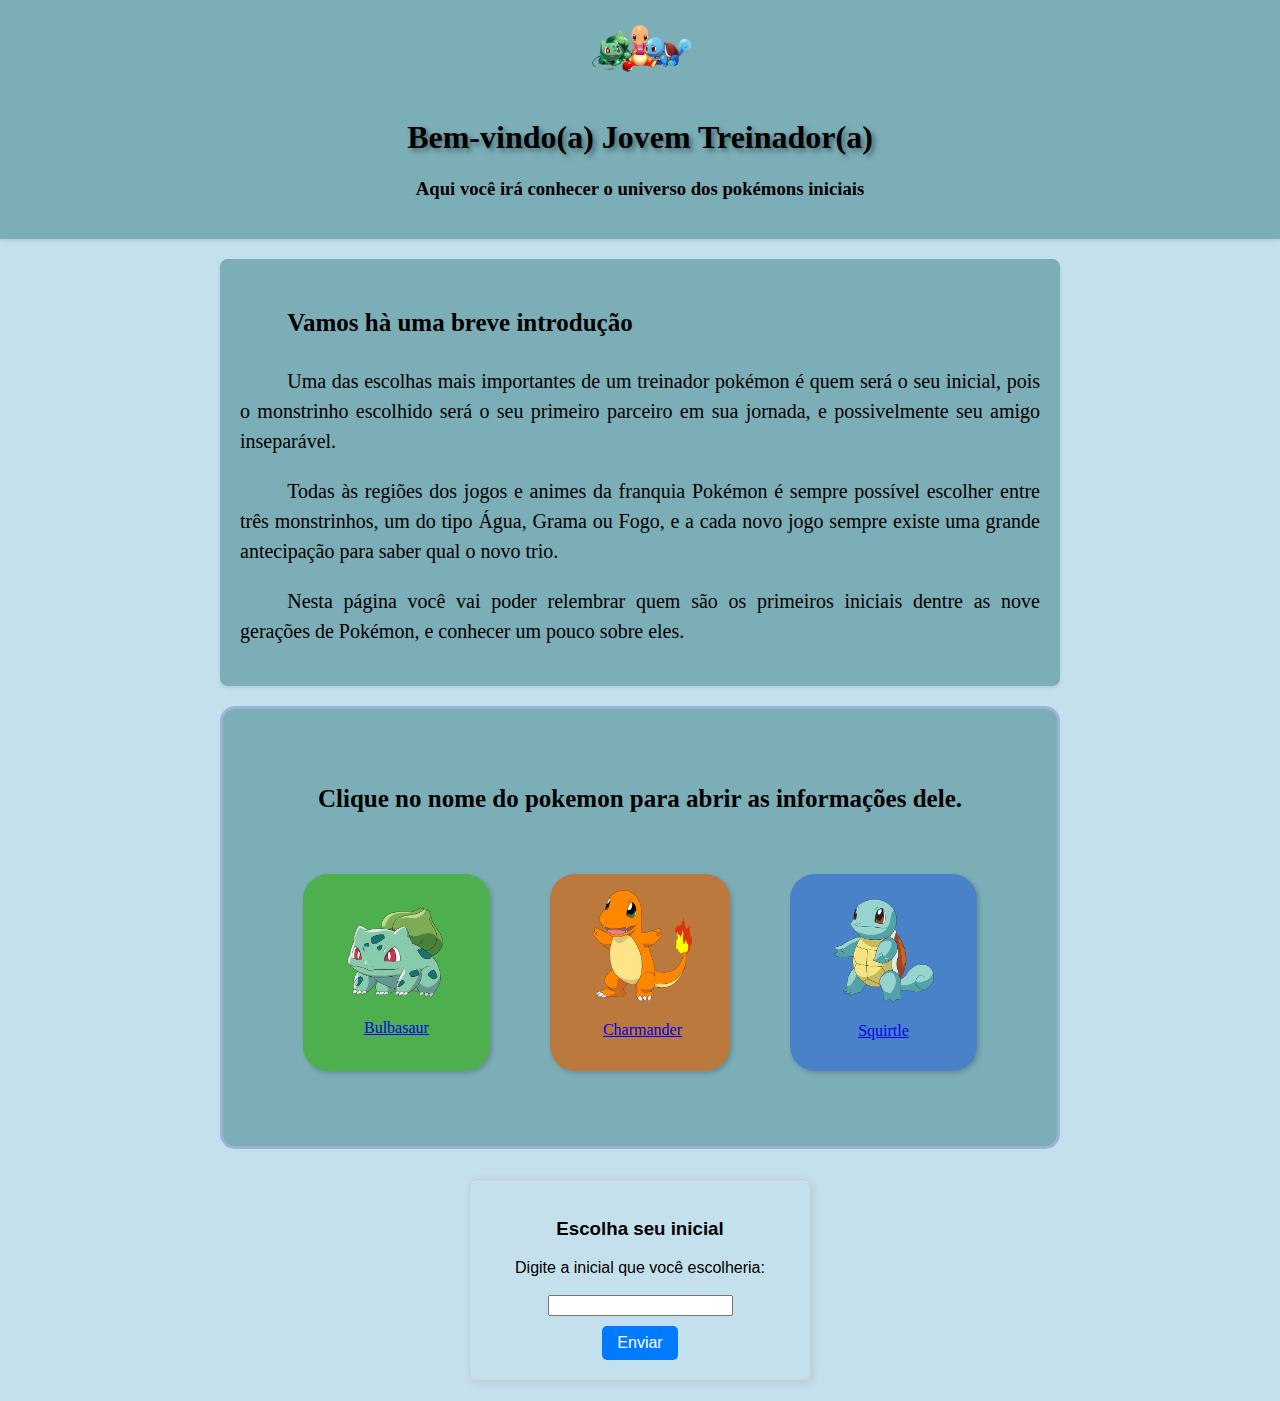
<file: projeto-linguagem-marcacao/index.html>
<!DOCTYPE html>
<html lang="pt">

<head>
  <meta charset="UTF-8">
  <meta name="viewport" content="width=device-width, initial-scale=1.0">
  <title>Bem-vindo(a) Jovem Treinador(a)</title>
  <link rel="stylesheet" href="style.css">
</head>

<body>
  <div class="header">
    <img class="capa" src="img/capa.png" alt="trio inicial">
    <h1>Bem-vindo(a) Jovem Treinador(a)</h1>
    <h3>Aqui você irá conhecer o universo dos pokémons iniciais</h3>
  </div>
  <div class="container">
    <div class="content">
      <h3 class="cabecalho">Vamos hà uma breve introdução</h3>
      <div class="paragrafo">
        <p>Uma das escolhas mais importantes de um treinador pokémon é quem será o seu inicial, pois o monstrinho
          escolhido será o seu primeiro parceiro em sua jornada, e possivelmente seu amigo inseparável.</p>
        <p>Todas às regiões dos jogos e animes da franquia Pokémon é sempre possível escolher entre três monstrinhos, um
          do tipo Água, Grama ou Fogo, e a cada novo jogo sempre existe uma grande antecipação para saber qual o novo
          trio.</p>
        <p>Nesta página você vai poder relembrar quem são os primeiros iniciais dentre as nove gerações de Pokémon, e
          conhecer um pouco sobre eles.</p>
      </div>
    </div>
    <div class="pokemon-list">
      <table>
        <tr>
          <th class="cabecalho" colspan="3">Clique no nome do pokemon para abrir as informações dele.</th>
        </tr>
        <tr>
          <td class="pokemon-item1">
            <img src="img/bulbasaur.png" alt="pokemon bulbasaur">
            <p><a href="bulbasaur.html">Bulbasaur</a></p>
          </td>
          <td class="pokemon-item2">
            <img src="img/charmander.png" alt="pokemon charmander">
            <p><a href="charmander.html">Charmander</a></p>
          </td>
          <td class="pokemon-item3">
            <img src="img/squirtle.png" alt="pokemon squirtle">
            <p><a href="squirtle.html">Squirtle</a></p>
          </td>
        </tr>
      </table>
    </div>
    <div class="form">
      <h3>Escolha seu inicial</h3>
      <form>
        <label for="inicial">Digite a inicial que você escolheria:</label><br><br>
        <input type="text" id="inicial" name="inicial" maxlength="10" required>
        <br>
        <button type="submit">Enviar</button>
      </form>
    </div>
  </div>

</body>

</html>
</file>
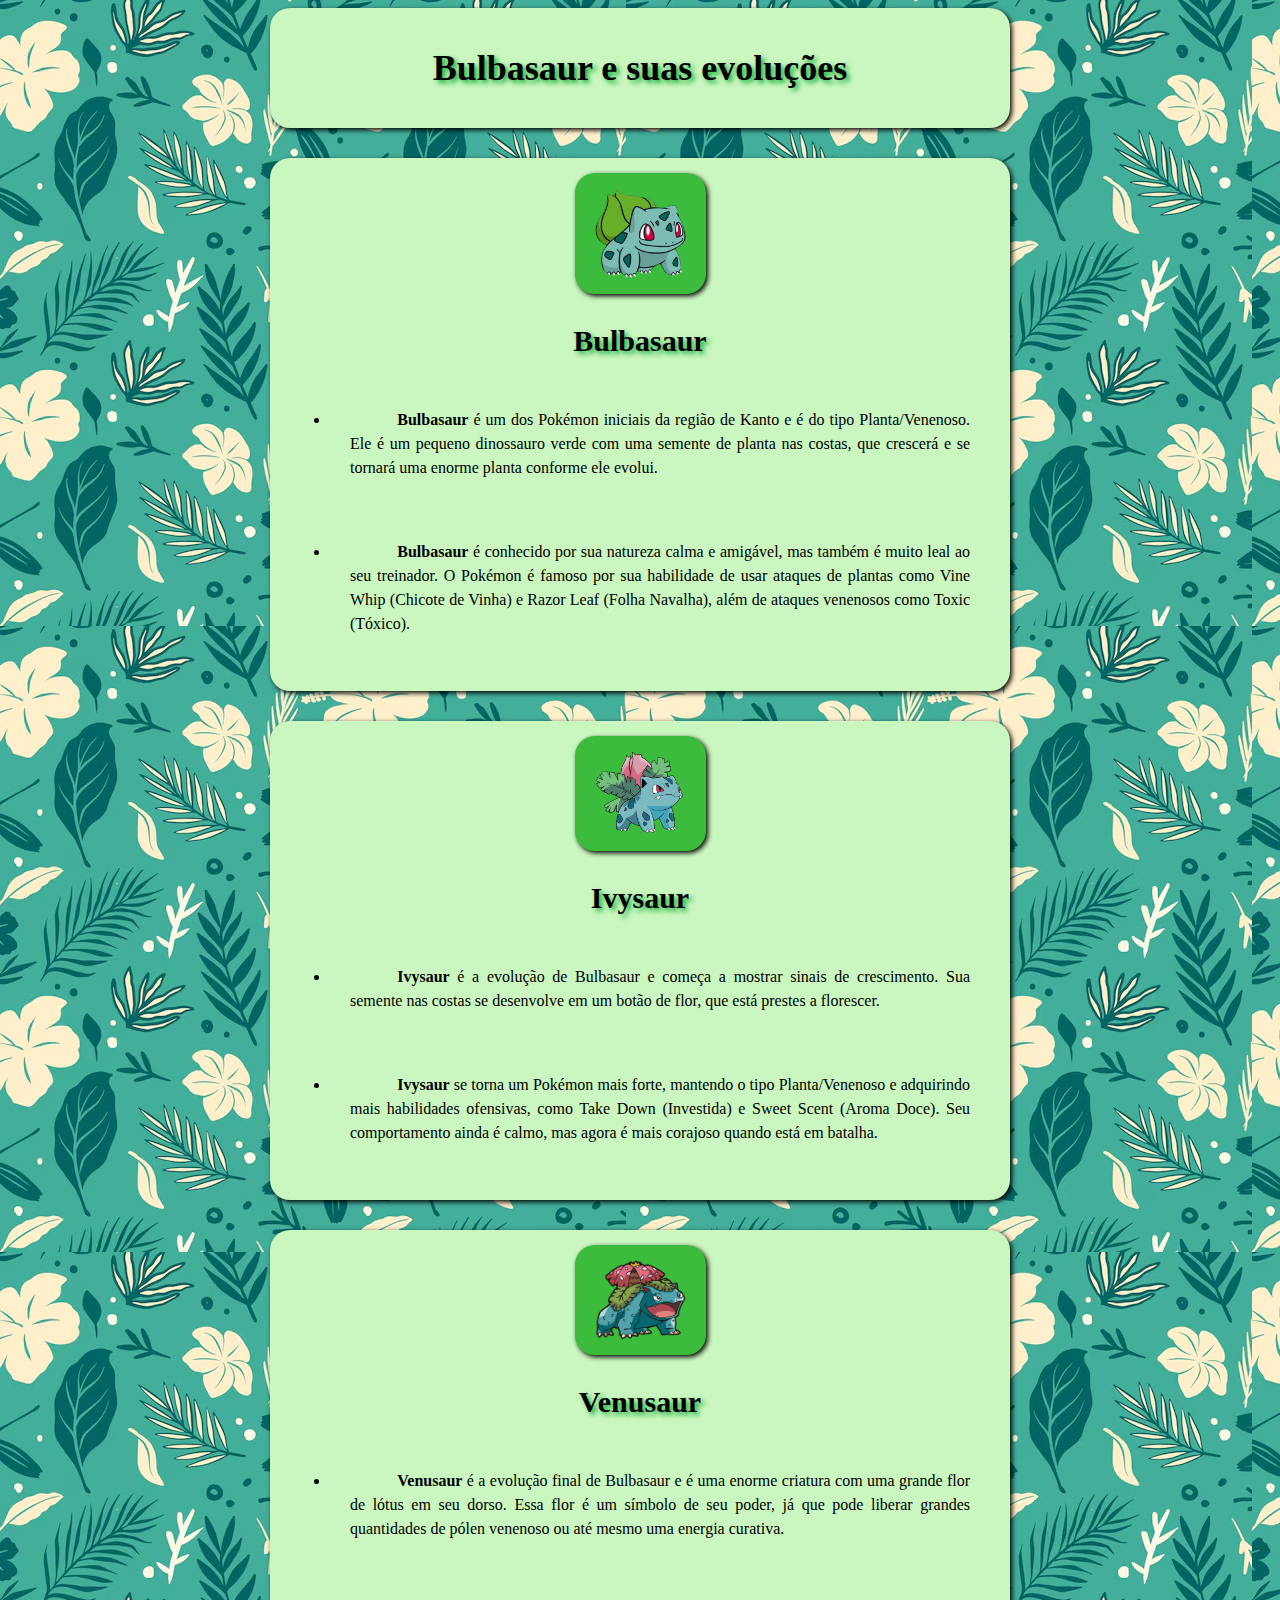
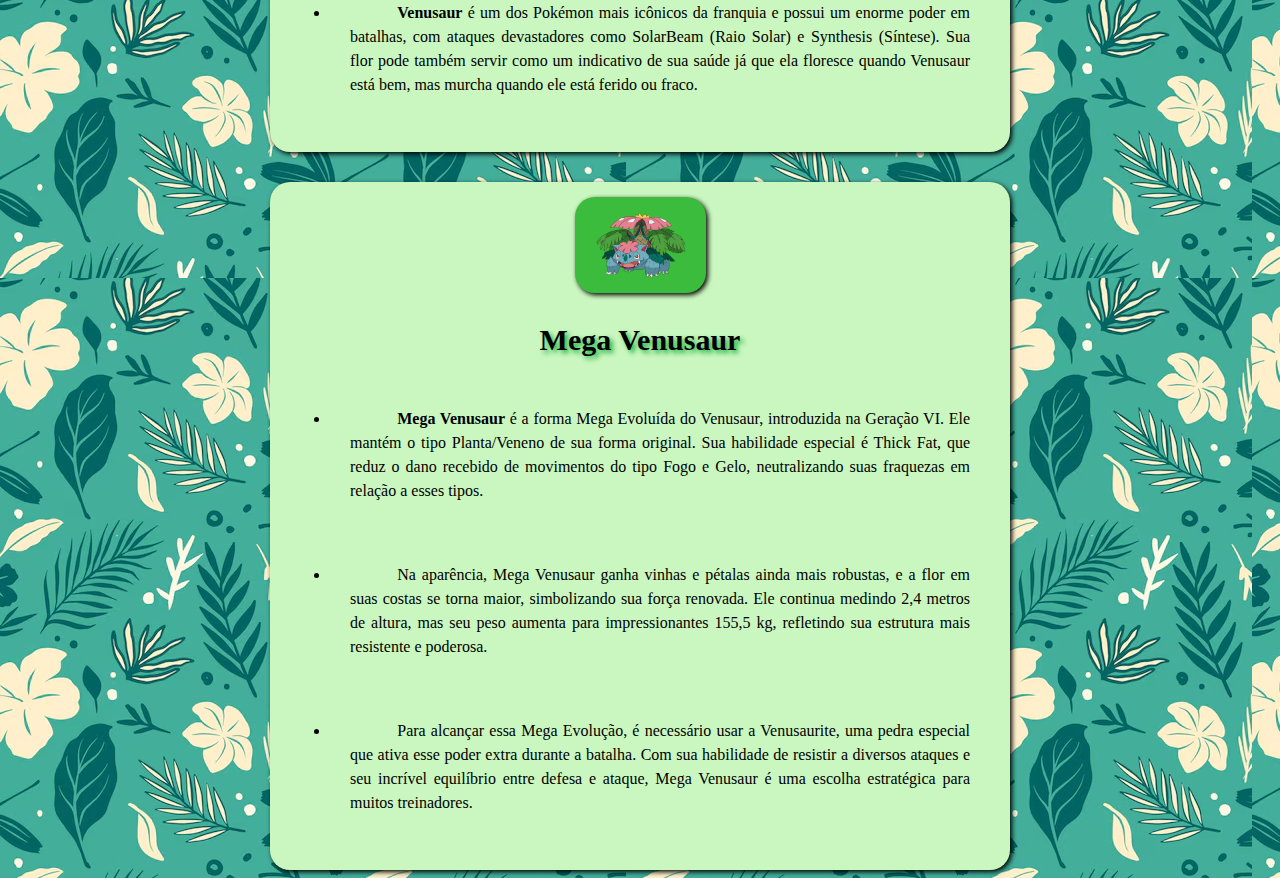
<file: projeto-linguagem-marcacao/bulbasaur.html>
<!DOCTYPE html>
<html lang="pt-br">

<head>
    <meta charset="UTF-8">
    <meta name="viewport" content="width=device-width, initial-scale=1.0">
    <title>Bulbasaur</title>
    <link rel="stylesheet" a href="bulbasaur.css">
</head>

<body>
    <div class="header">
        <h1> 
            Bulbasaur e suas evoluções</h1>
    </div>
    <div class="pokemon-container">
        
        <div class="content">
            <div class="pokemon1-info">
                <img src="evoluções/bulbasaur-Photoroom.png" alt="Bulbasaur">
                <h3>Bulbasaur</h3>
                <ul>
                    <li>
                        <p><b>Bulbasaur</b> é um dos Pokémon iniciais da região de Kanto e é do tipo Planta/Venenoso. Ele é um pequeno dinossauro verde com uma semente de planta nas costas, que crescerá e se tornará uma enorme planta conforme ele evolui.</p>
                    </li>
                    <li>
                        <p><b>Bulbasaur</b> é conhecido por sua natureza calma e amigável, mas também é muito leal ao seu treinador. O Pokémon é famoso por sua habilidade de usar ataques de plantas como Vine Whip (Chicote de Vinha) e Razor Leaf (Folha Navalha), além de ataques venenosos como Toxic (Tóxico).</p>
                    </li>
                </ul>
            </div>
            <div class="pokemon2-info">
            <img src="evoluções/yve-Photoroom.png" alt="Ivysaur">
            <h3>Ivysaur</h3>
            <ul>
                <li>
                    <p><b>Ivysaur</b> é a evolução de Bulbasaur e começa a mostrar sinais de crescimento. Sua semente nas costas se desenvolve em um botão de flor, que está prestes a florescer.</p>
                </li>
                <li>
                    <p><b>Ivysaur</b> se torna um Pokémon mais forte, mantendo o tipo Planta/Venenoso e adquirindo mais habilidades ofensivas, como Take Down (Investida) e Sweet Scent (Aroma Doce). Seu comportamento ainda é calmo, mas agora é mais corajoso quando está em batalha.</p>
                </li>
            </ul>
            </div>
            <div class="pokemon3-info">
            <img src="evoluções/veno-Photoroom.png" alt="Venusaur">
            <h3>Venusaur</h3>
            <ul>
                <li>
                    <p><b>Venusaur</b> é a evolução final de Bulbasaur e é uma enorme criatura com uma grande flor de lótus em seu dorso. Essa flor é um símbolo de seu poder, já que pode liberar grandes quantidades de pólen venenoso ou até mesmo uma energia curativa.</p>
                </li>
                <li>
                    <p><b>Venusaur</b> é um dos Pokémon mais icônicos da franquia e possui um enorme poder em batalhas, com ataques devastadores como SolarBeam (Raio Solar) e Synthesis (Síntese). Sua flor pode também servir como um indicativo de sua saúde já que ela floresce quando Venusaur está bem, mas murcha quando ele está ferido ou fraco.</p>
                </li>
            </ul>
            </div>
            <div class="pokemon4-info">
            <img src="evoluções/megaVenusaur.png" alt="Mega evolução Venusaur">
            <h3>Mega Venusaur</h3>
            <ul>
                <li>
                    <p><b>Mega Venusaur</b> é a forma Mega Evoluída do Venusaur, introduzida na Geração VI. Ele mantém o tipo Planta/Veneno de sua forma original. Sua habilidade especial é Thick Fat, que reduz o dano recebido de movimentos do tipo Fogo e Gelo, neutralizando suas fraquezas em relação a esses tipos.</p>
                </li>
                <li>
                    <p>Na aparência, Mega Venusaur ganha vinhas e pétalas ainda mais robustas, e a flor em suas costas se torna maior, simbolizando sua força renovada. Ele continua medindo 2,4 metros de altura, mas seu peso aumenta para impressionantes 155,5 kg, refletindo sua estrutura mais resistente e poderosa.</p>
                </li>
                <li>
                    <p>Para alcançar essa Mega Evolução, é necessário usar a Venusaurite, uma pedra especial que ativa esse poder extra durante a batalha. Com sua habilidade de resistir a diversos ataques e seu incrível equilíbrio entre defesa e ataque, Mega Venusaur é uma escolha estratégica para muitos treinadores.</p>
                </li>
            </ul>
            </div>
        </div>
</body>

</html>
</file>
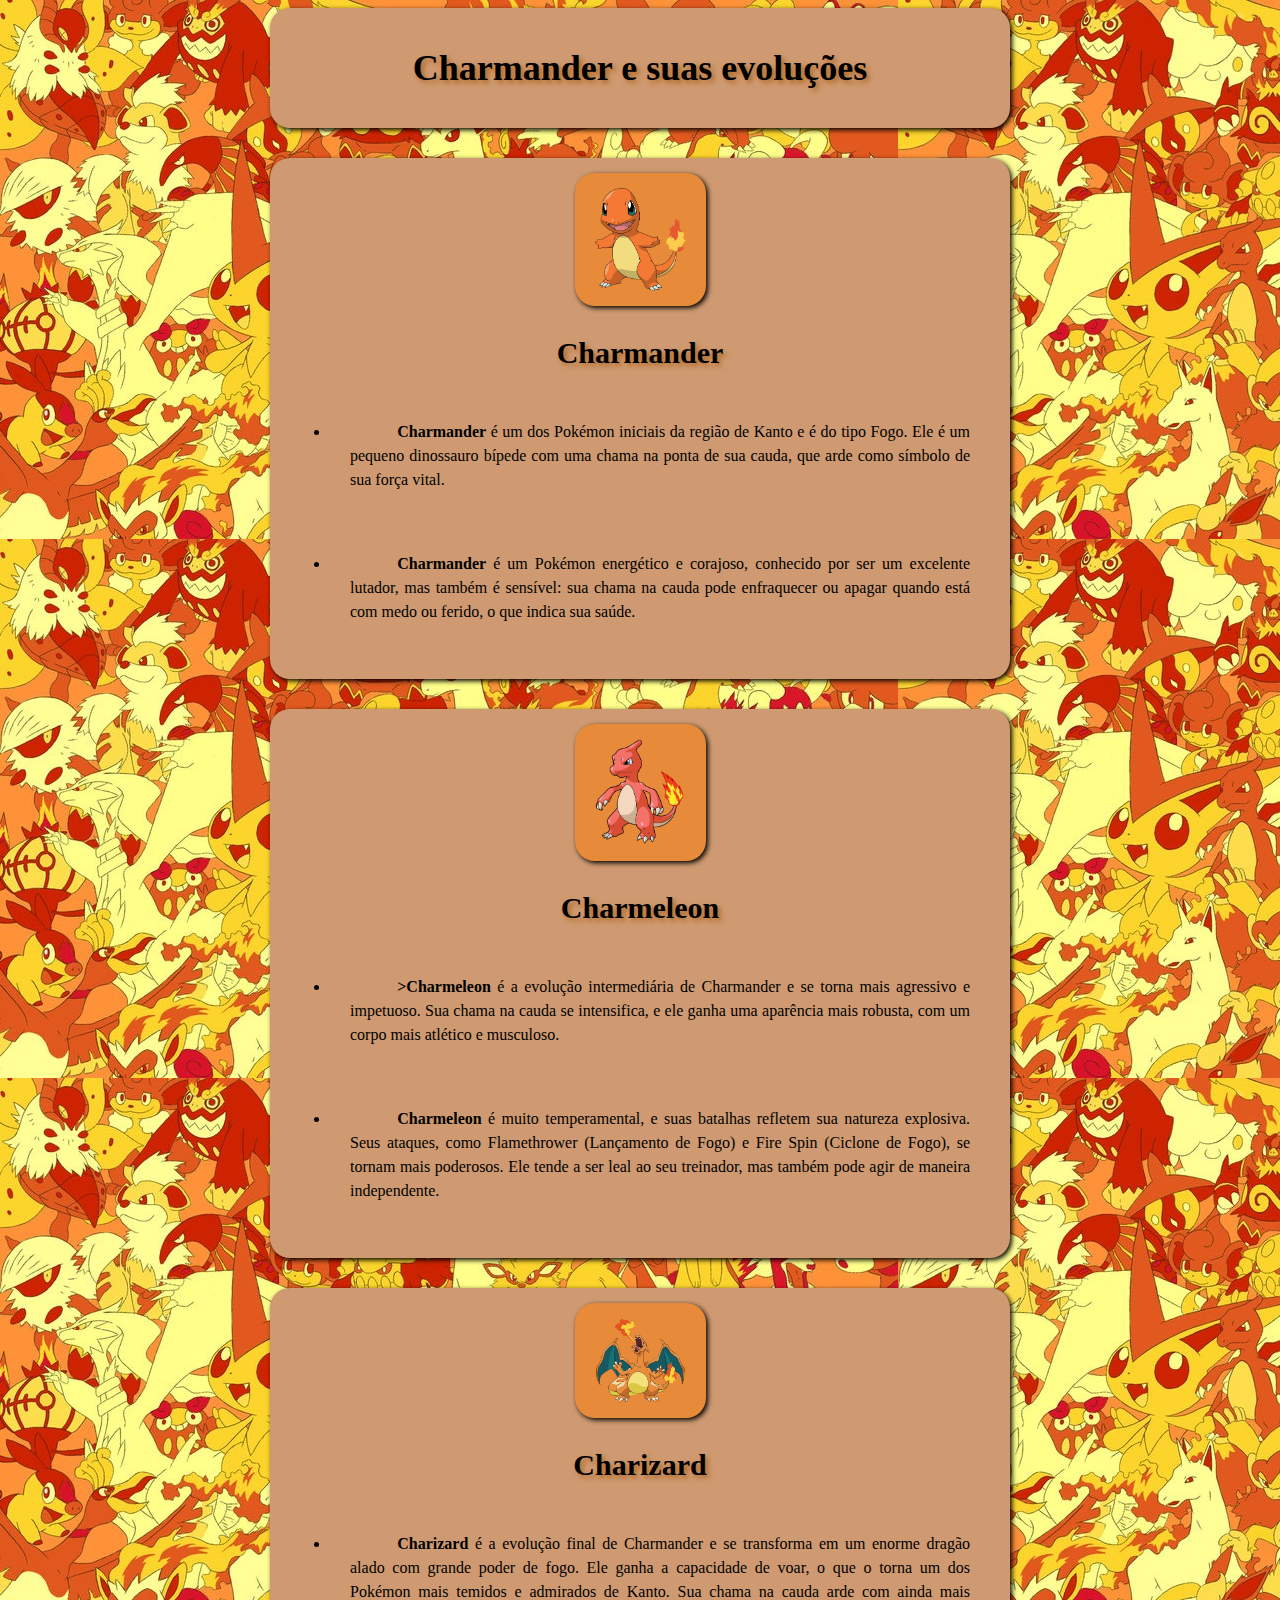
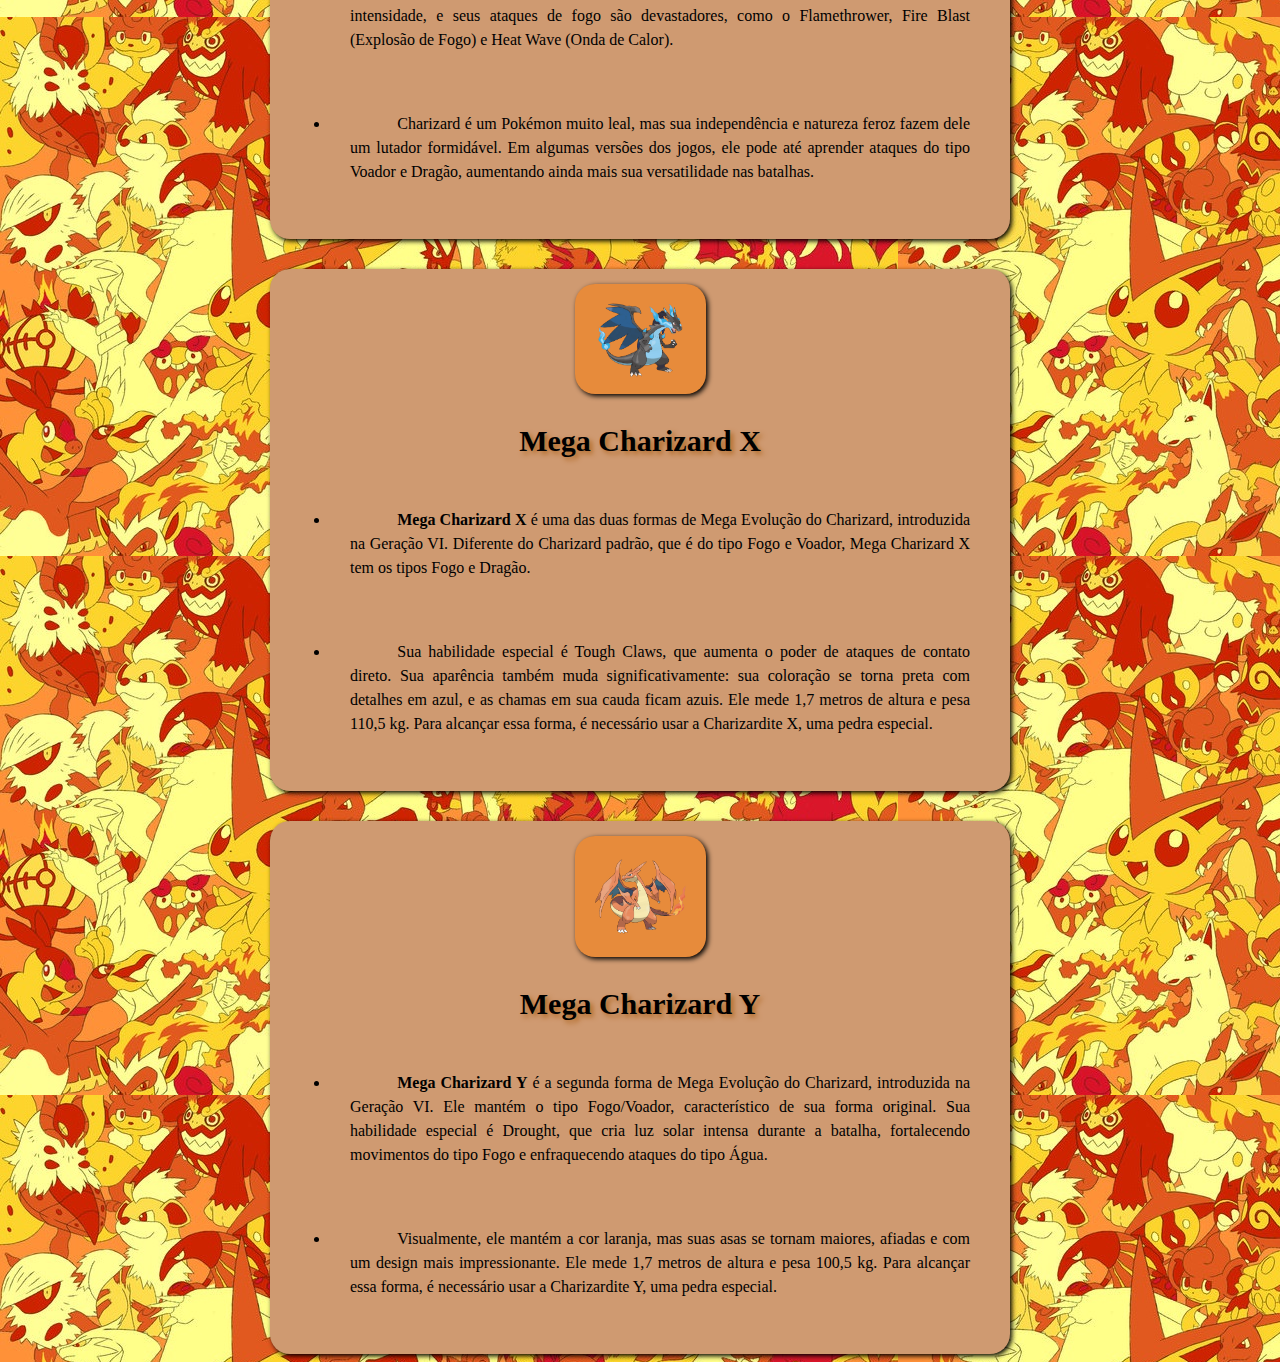
<file: projeto-linguagem-marcacao/charmander.html>
<!DOCTYPE html>
<html lang="pt-br">

<head>
    <meta charset="UTF-8">
    <meta name="viewport" content="width=device-width, initial-scale=1.0">
    <title>Charmander</title>
    <link rel="stylesheet" href="charmander.css">
</head>

<body>
    <div class="header">
        <h1> Charmander e suas evoluções</h1>
    </div>
    <div class="pokemon-container">
        
        <div class="content">
            <div class="pokemon1-info">
                <img src="evoluções/char-Photoroom.png" alt=" Charmander">
                <h3>Charmander</h3>
                <ul>
                    <li>
                        <p><b>Charmander</b> é um dos Pokémon iniciais da região de Kanto e é do tipo Fogo. Ele é um pequeno dinossauro bípede com uma chama na ponta de sua cauda, que arde como símbolo de sua força vital.</p>
                    </li>
                    <li>
                        <p><b>Charmander</b> é um Pokémon energético e corajoso, conhecido por ser um excelente lutador, mas também é sensível: sua chama na cauda pode enfraquecer ou apagar quando está com medo ou ferido, o que indica sua saúde.</p>
                    </li>
                </ul>
            </div>
            <div class="pokemon2-info">
            <img src="evoluções/milion-Photoroom.png" alt="Charmeleon">
            <h3>Charmeleon</h3>
            <ul>
                <li>
                    <p><b>>Charmeleon</b> é a evolução intermediária de Charmander e se torna mais agressivo e impetuoso. Sua chama na cauda se intensifica, e ele ganha uma aparência mais robusta, com um corpo mais atlético e musculoso.</p>
                </li>
                <li>
                    <p><b>Charmeleon</b> é muito temperamental, e suas batalhas refletem sua natureza explosiva. Seus ataques, como Flamethrower (Lançamento de Fogo) e Fire Spin (Ciclone de Fogo), se tornam mais poderosos. Ele tende a ser leal ao seu treinador, mas também pode agir de maneira independente.</p>
                </li>
            </ul>
            </div>
            <div class="pokemon3-info">
            <img src="evoluções/d9zrz7d-9fbd1804-a13c-4daa-8f70-42945a523830-Photoroom.png" alt="Charizard">
            <h3>Charizard</h3>
            <ul>
                <li>
                    <p><b>Charizard</b> é a evolução final de Charmander e se transforma em um enorme dragão alado com grande poder de fogo. Ele ganha a capacidade de voar, o que o torna um dos Pokémon mais temidos e admirados de Kanto. Sua chama na cauda arde com ainda mais intensidade, e seus ataques de fogo são devastadores, como o Flamethrower, Fire Blast (Explosão de Fogo) e Heat Wave (Onda de Calor).</p>
                </li>
                <li>
                    <p>Charizard é um Pokémon muito leal, mas sua independência e natureza feroz fazem dele um lutador formidável. Em algumas versões dos jogos, ele pode até aprender ataques do tipo Voador e Dragão, aumentando ainda mais sua versatilidade nas batalhas.</p>
                </li>
            </ul>
            </div>
            <div class="pokemon4-info">
            <img src="evoluções/zardeX.png" alt="Mega evolução Charizard X">
            <h3>Mega Charizard X</h3>
            <ul>
                <li>
                    <p><b>Mega Charizard X</b> é uma das duas formas de Mega Evolução do Charizard, introduzida na Geração VI. Diferente do Charizard padrão, que é do tipo Fogo e Voador, Mega Charizard X tem os tipos Fogo e Dragão.</p>
                </li>
                <li>
                    <p>Sua habilidade especial é Tough Claws, que aumenta o poder de ataques de contato direto. Sua aparência também muda significativamente: sua coloração se torna preta com detalhes em azul, e as chamas em sua cauda ficam azuis. Ele mede 1,7 metros de altura e pesa 110,5 kg. Para alcançar essa forma, é necessário usar a Charizardite X, uma pedra especial.</p>
                </li>
            </ul>
            </div>
            <div class="pokemon5-info">
                <img src="evoluções/zardeY.webp" alt="Mega evolução Charizard Y">
                <h3>Mega Charizard Y</h3>
                <ul>
                    <li>
                        <p><b>Mega Charizard Y</b> é a segunda forma de Mega Evolução do Charizard, introduzida na Geração VI. Ele mantém o tipo Fogo/Voador, característico de sua forma original. Sua habilidade especial é Drought, que cria luz solar intensa durante a batalha, fortalecendo movimentos do tipo Fogo e enfraquecendo ataques do tipo Água.</p>
                    </li>
                    <li>
                        <p>Visualmente, ele mantém a cor laranja, mas suas asas se tornam maiores, afiadas e com um design mais impressionante. Ele mede 1,7 metros de altura e pesa 100,5 kg. Para alcançar essa forma, é necessário usar a Charizardite Y, uma pedra especial.</p>
                    </li>
                </ul>
                </div>
        </div>
</body>

</html>
</file>
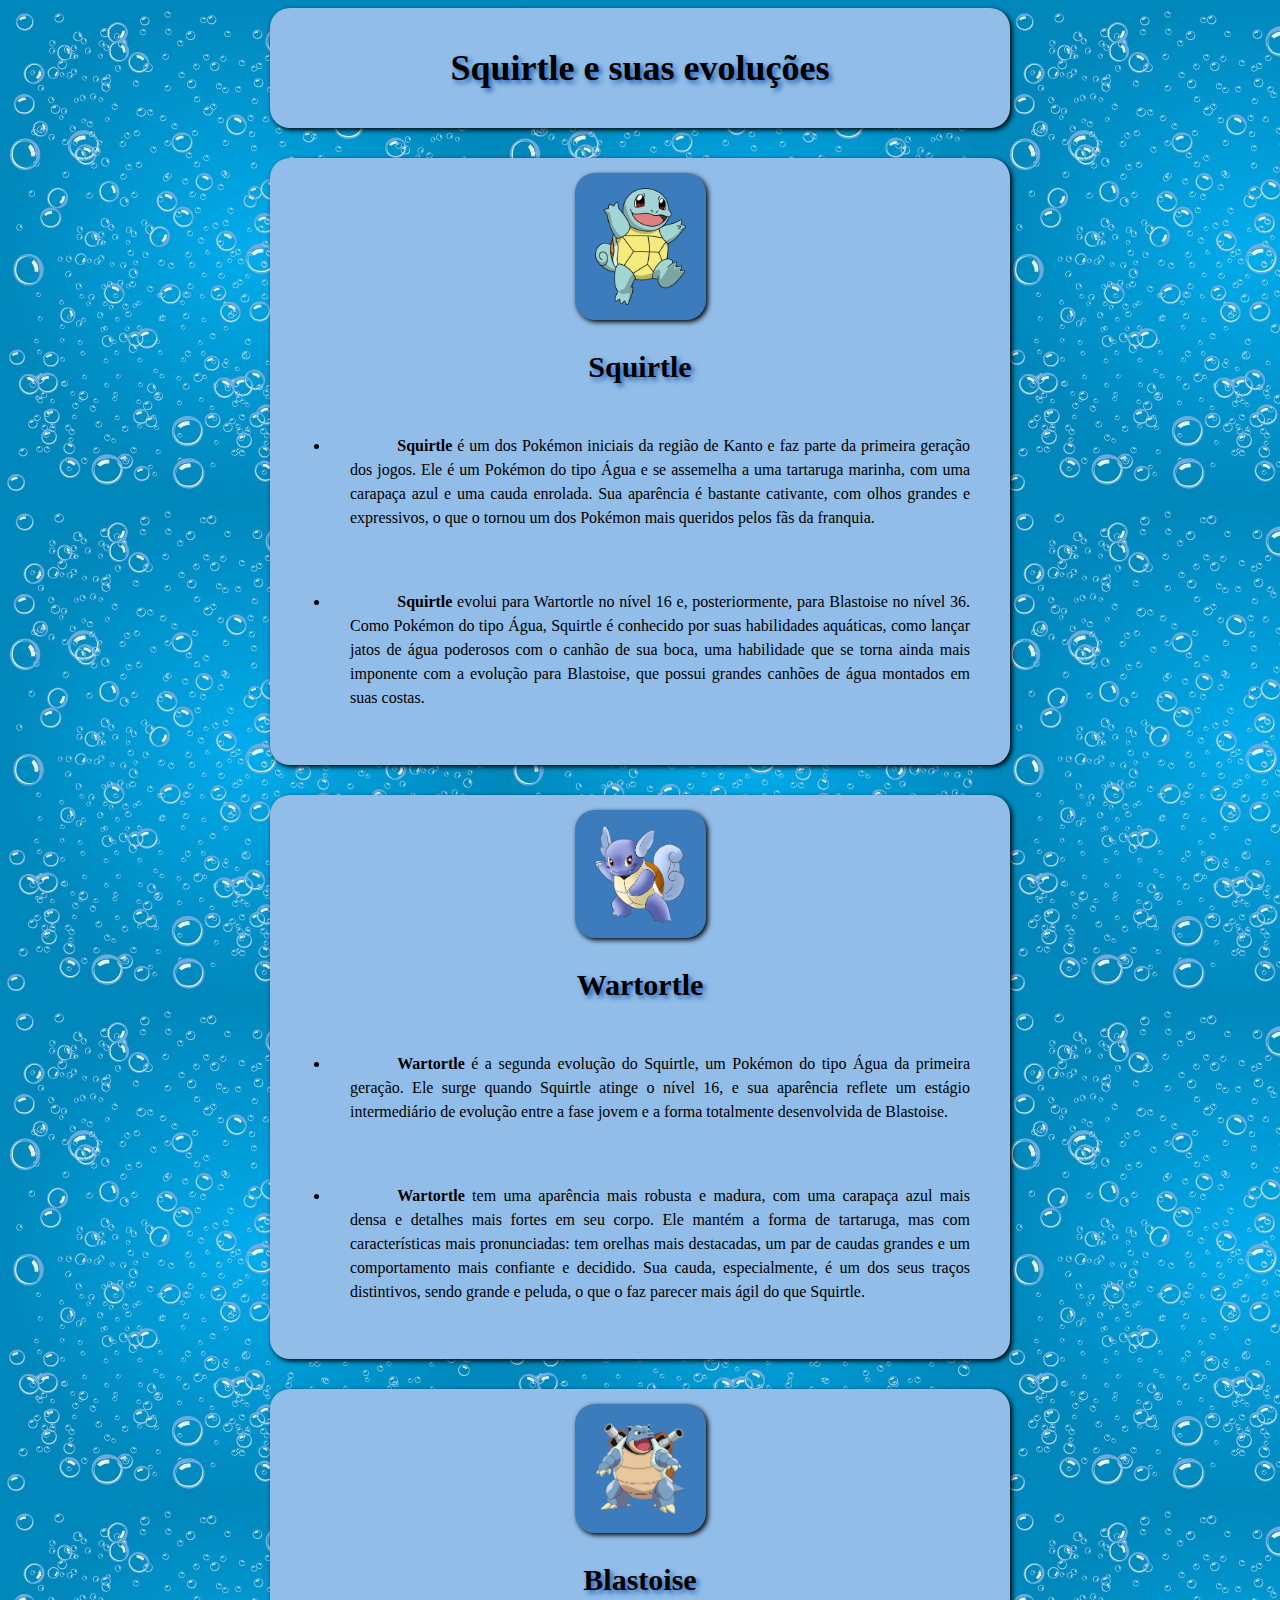
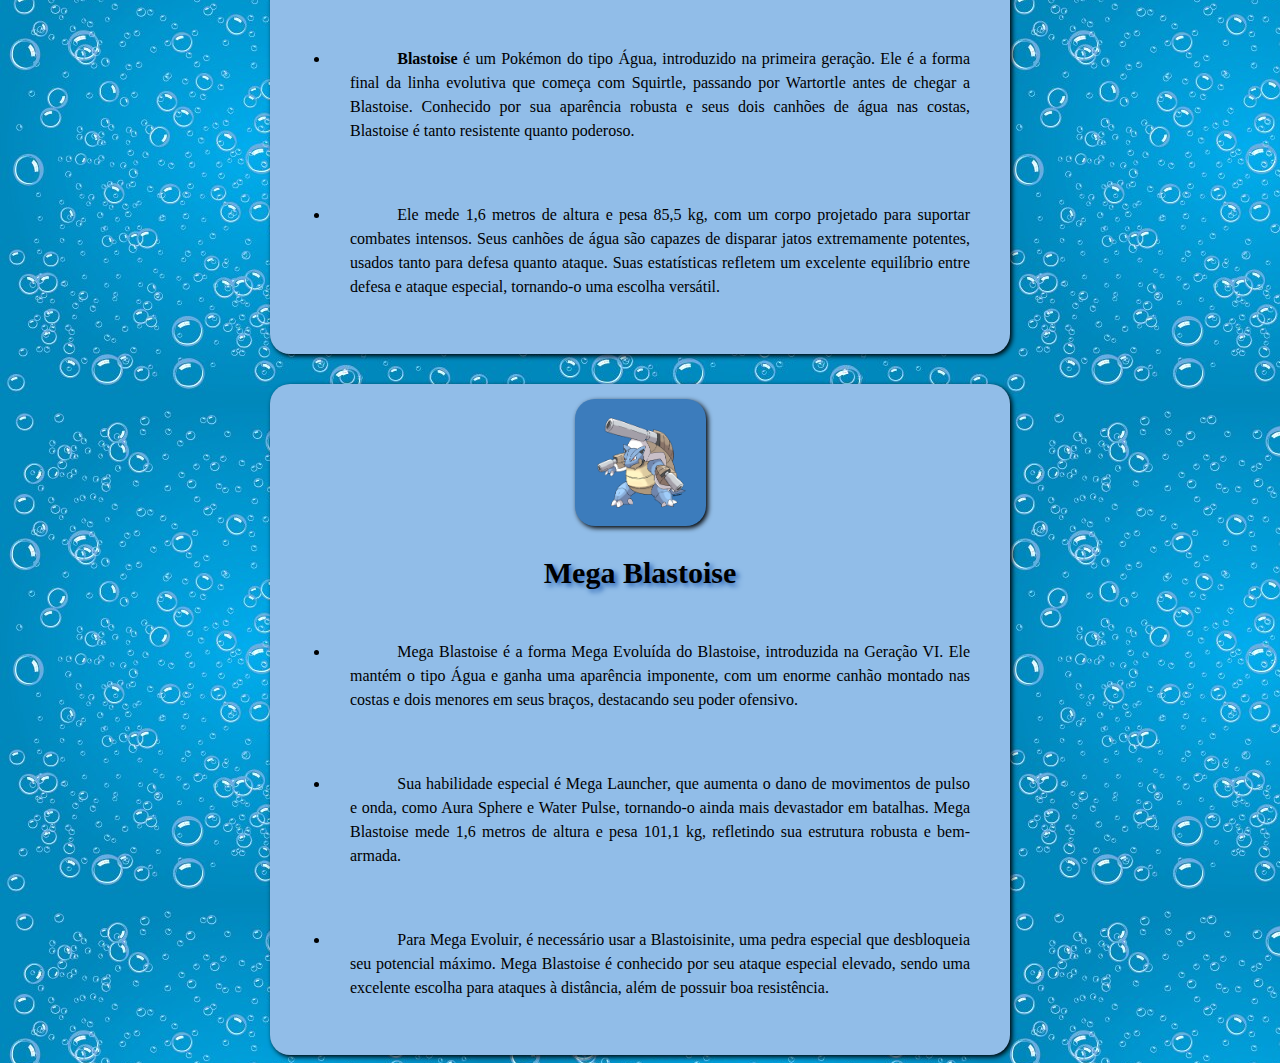
<file: projeto-linguagem-marcacao/squirtle.html>
<!DOCTYPE html>
<html lang="pt-br">

<head>
    <meta charset="UTF-8">
    <meta name="viewport" content="width=device-width, initial-scale=1.0">
    <title>Squirtle</title>
    <link rel="stylesheet" href="squirtle.css">
</head>

<body>
    <div class="header">
        <h1> Squirtle e suas evoluções</h1>
    </div>
    <div class="pokemon-container">
        
        <div class="content">
            <div class="pokemon1-info">
                <img src="evoluções/squirt-Photoroom.png" alt="Squirtle">
                <h3>Squirtle</h3>
                <ul>
                    <li>
                        <p><b>Squirtle</b> é um dos Pokémon iniciais da região de Kanto e faz parte da primeira geração dos jogos. Ele é um Pokémon do tipo Água e se assemelha a uma tartaruga marinha, com uma carapaça azul e uma cauda enrolada. Sua aparência é bastante cativante, com olhos grandes e expressivos, o que o tornou um dos Pokémon mais queridos pelos fãs da franquia. </p>
                    </li>
                    <li>
                        <p><b>Squirtle</b> evolui para Wartortle no nível 16 e, posteriormente, para Blastoise no nível 36. Como Pokémon do tipo Água, Squirtle é conhecido por suas habilidades aquáticas, como lançar jatos de água poderosos com o canhão de sua boca, uma habilidade que se torna ainda mais imponente com a evolução para Blastoise, que possui grandes canhões de água montados em suas costas.</p>
                    </li>
                </ul>
            </div>
            <div class="pokemon2-info">
            <img src="evoluções/war-Photoroom.png" alt="Wartotle">
            <h3>Wartortle</h3>
            <ul>
                <li>
                    <p><b>Wartortle</b> é a segunda evolução do Squirtle, um Pokémon do tipo Água da primeira geração. Ele surge quando Squirtle atinge o nível 16, e sua aparência reflete um estágio intermediário de evolução entre a fase jovem e a forma totalmente desenvolvida de Blastoise.</p>
                </li>
                <li>
                    <p><b>Wartortle</b> tem uma aparência mais robusta e madura, com uma carapaça azul mais densa e detalhes mais fortes em seu corpo. Ele mantém a forma de tartaruga, mas com características mais pronunciadas: tem orelhas mais destacadas, um par de caudas grandes e um comportamento mais confiante e decidido. Sua cauda, especialmente, é um dos seus traços distintivos, sendo grande e peluda, o que o faz parecer mais ágil do que Squirtle.</p>
                </li>
            </ul>
            </div>
            <div class="pokemon3-info">
            <img src="evoluções/blas-Photoroom.png" alt="Blastoise">
            <h3>Blastoise</h3>
            <ul>
                <li>
                    <p><b>Blastoise</b> é um Pokémon do tipo Água, introduzido na primeira geração. Ele é a forma final da linha evolutiva que começa com Squirtle, passando por Wartortle antes de chegar a Blastoise. Conhecido por sua aparência robusta e seus dois canhões de água nas costas, Blastoise é tanto resistente quanto poderoso.</p>
                </li>
                <li>
                    <p>Ele mede 1,6 metros de altura e pesa 85,5 kg, com um corpo projetado para suportar combates intensos. Seus canhões de água são capazes de disparar jatos extremamente potentes, usados tanto para defesa quanto ataque. Suas estatísticas refletem um excelente equilíbrio entre defesa e ataque especial, tornando-o uma escolha versátil.</p>
                </li>
            </ul>
            </div>
            <div class="pokemon4-info">
            <img src="evoluções/megaBastoise.webp" alt="Mega evolução Bastoise">
            <h3>Mega Blastoise</h3>
            <ul>
                <li>
                    <p>Mega Blastoise é a forma Mega Evoluída do Blastoise, introduzida na Geração VI. Ele mantém o tipo Água e ganha uma aparência imponente, com um enorme canhão montado nas costas e dois menores em seus braços, destacando seu poder ofensivo.</p>
                </li>
                <li>
                    <p>Sua habilidade especial é Mega Launcher, que aumenta o dano de movimentos de pulso e onda, como Aura Sphere e Water Pulse, tornando-o ainda mais devastador em batalhas. Mega Blastoise mede 1,6 metros de altura e pesa 101,1 kg, refletindo sua estrutura robusta e bem-armada.</p>
                </li>
                <li>
                    <p>Para Mega Evoluir, é necessário usar a Blastoisinite, uma pedra especial que desbloqueia seu potencial máximo. Mega Blastoise é conhecido por seu ataque especial elevado, sendo uma excelente escolha para ataques à distância, além de possuir boa resistência.</p>
                </li>
            </ul>
            </div>
        </div>
</body>

</html>
</file>
<file: projeto-linguagem-marcacao/style.css>
body {
  font-family: "Times New Roman", Times, serif;
  /*Estilo da fonte*/
  font-size: 12pt;
  /*Tamanho da fonte*/
  margin: 3cm 2cm 2cm 3cm;
  /* Margens: superior, direita, inferior, esquerda */
  background-color: #c5e0ed;
  /*Cor de fundo*/
  margin: 0;
  /*Remove as margens*/
  padding: 0;
  /*Controla o espaço interno ao redor do conteúdo*/
  color: rgb(0, 0, 0);
  /*Define a cor do texto*/
}

.header {
  background-color: #7caeb7;
  /*Cor do fundo*/
  text-align: center;
  /*Alinha mento do texto*/
  padding: 20px 0;
  /*Adiciona um preenchimento interno*/
  box-shadow: 0 2px 4px rgba(0, 0, 0, 0.1);
  /*Adiciona sombra*/
}

h1 {
  text-shadow: 3px 3px 5px rgb(70, 106, 114);
  /*Adciona sombra ao texto*/
}


.capa {
  width: 200px;
  /*Define uma largura fixa*/
}

.container {
  display: flex;
  /*Define como o elemento será exibido, o comportamento do seu layout*/
  flex-direction: column;
  /*Define a direção dos elementos filhos como coluna*/
  align-items: center;
  /*Centraliza os elementos verticalmente*/
  padding: 20px;
  /*Adiciona um preenchimento interno*/
}

.content {
  text-align: justify;
  /*Alinha o texto para justificado*/
  text-indent: 1.25cm;
  /* Recuo da primeira linha */
  line-height: 1.5;
  /* Espaçamento entre linhas */
  margin: 0 0 1.5em 0;
  /* Espaçamento entre parágrafos */
  background-color: #7caeb7;
  padding: 20px;
  /*Adiciona um preenchimento interno*/
  border-radius: 8px;
  /*Define um arredondamento das bordas*/
  box-shadow: 0 2px 4px rgba(0, 0, 0, 0.1);
  max-width: 800px;
  /*Define uma largura máxima*/
  width: 100%;
  /*Define uma largura máxima respeitando o max-width*/
  margin-bottom: 20px;
  /*Adiciona um espaço inferior*/
}

.paragrafo {
  font-size: 20px;
}

.orizontal-lista {
  display: flex;
  /**/
  list-style: none;
  /*Remove os estilos padrões de lista*/
  padding: 0;
  /*Remove qualquer espaço interno*/
  gap: 100px;
  /*Define um espaço de 100 pixels entre os elementos filhos*/
}

.pokemon-list {
  display: flex;
  /*Usa Flexbox para organizar os elementos*/
  justify-content: space-around;
  /*Distribui os itens uniformemente com espaço entre eles*/
  width: 72%;
  /*Define a largura da lista em 72% do contêiner pai*/
}

table {
  text-align: center;
  border: 3px solid #9bb4d0;
  /*Define a expessura da borda*/
  border-radius: 15px;
  /* Bordas arredondadas */
  padding: 15px 20px;
  background-color: #7caeb7;
  /*Cor do fundo*/
  border-spacing: 60px;
  /* Define o espaçamento entre as células */
  max-width: 840px;
  /*Delimita o tamanho máximo que o elemento vai ocupar*/
  width: 100%;
  /*Define a largura da lista*/
}

.cabecalho {
  font-size: 25px;
}

.pokemon-item1 {
  text-align: center;
  /*Adiciona um preenchimento interno*/
  background-color: rgb(78, 175, 78);
  /* Cor do balão */
  padding: 15px 20px;
  padding-top: 30px;
  /*Adiciona um preenchimento interno*/
  border-radius: 25px;
  /* Bordas arredondadas */
  box-shadow: 2px 2px 5px rgba(0, 0, 0, 0.2);
  /*Aplica uma sombra leve*/
  position: relative;
  /*Define a posição relativa*/
}

.pokemon-item2 {
  text-align: center;
  background-color: #bc793e;
  padding: 15px 20px;
  padding-right: 15px;
  border-radius: 25px;
  box-shadow: 2px 2px 5px rgba(0, 0, 0, 0.2);
  position: relative;
}

.pokemon-item3 {
  text-align: center;
  background-color: #4982c8;
  padding: 15px 20px;
  padding-top: 25px;
  border-radius: 25px;
  box-shadow: 2px 2px 5px rgba(0, 0, 0, 0.2);
  position: relative;
}

.pokemon-item1 img {
  max-width: 100px;
  height: auto;
}

.pokemon-item2 img {
  max-width: 100px;
  height: auto;
}

.pokemon-item3 img {
  max-width: 100px;
  height: auto;
}

.form {
  width: 300px;
  padding: 20px;
  border: 1px solid #ccc;
  border-radius: 8px;
  box-shadow: 2px 2px 10px rgba(0, 0, 0, 0.1);
  text-align: center;
  font-family: Arial, sans-serif;
  margin-top: 30px;
}

button {
  margin-top: 10px;
  padding: 8px 15px;
  border: none;
  background-color: #007BFF;
  color: white;
  font-size: 16px;
  cursor: pointer;
  border-radius: 5px;
}

button:hover {
  background-color: #0056b3;
}
</file>
<file: projeto-linguagem-marcacao/bulbasaur.css>
body {
    background-image: url(fundo.webp);
    /*é usado para definir uma imagem de fundo em um elemento*/
    font-family: 'Times New Roman', Times, serif;
    /*Estilo da fonte*/
    font-size: 12pt;
    /*Tamanho da fonte dos textos*/
}

.header {
    text-align: center;
    /*Alinhamento do texto*/
    align-items:center;
    /*Adiciona um preenchimento interno*/
    background-color: rgb(202, 247, 191);
    padding: 15px 20px;
    border-radius: 20px;
    /*Define um arredondamento das bordas*/
    box-shadow: 2px 2px 5px black;
    /* cor em volta da borda */
    width: 700px;
    /*Define uma largura fixa*/
    overflow-x: auto;
    height: auto;
    /*define a altura do elemento*/
    display:block;
    /* o elemento ocupa toda a largura disponivel e começa em outra linha */
    margin:auto;
    /*centralizar elementos horizontalmente dentro de um container*/
}

h1 {
    text-align: center;
    color: black;
    font-size: 36px;
    text-shadow: 3px 3px 5px rgb(23, 175, 61);
}

h3 {
    text-align: center;
    color: black;
    font-size: 30px;
    text-shadow: 3px 3px 5px rgb(23, 175, 61);
}

p {
    text-align: justify;
    align-items: center;
    text-indent: 1.25cm;
   /* afastamento do inicio da linha*/
    line-height: 1.5;
    /*espaçamento entre as linhas */
    margin: 0;
    padding: 20px;
    border-radius: 8px;
    box-shadow: 0 2px 4px rgba(black);
    margin-bottom: 20px;
}

.pokemon1-info {
    text-align: center;
    align-items: center;
    background-color: rgb(202, 247, 191);
    padding: 15px 20px;
    border-radius: 20px;
    /*Define um arredondamento das bordas*/
    box-shadow: 2px 2px 5px black;
    /*Aplica uma sombra leve*/
    width: 700px;
    overflow-x:auto;
    /*uma barra de rolagem sera adiocionada automaticamente se o conteudo for maior que a largura do elemento*/
    height: auto;
    display: block;
    margin: auto;
}

.pokemon2-info {
    text-align: center;
    align-items: center;
    background-color: rgb(202, 247, 191);
    padding: 15px 20px;
    border-radius: 20px;
    box-shadow: 2px 2px 5px black;
    width: 700px;
    overflow-x: auto;
    height: auto;
    display: block;
    margin: auto;
}

.pokemon3-info{
    text-align: center;
    align-items: center;
    background-color: rgb(202, 247, 191);
    padding: 15px 20px;
    border-radius: 20px;
    box-shadow: 2px 2px 5px black;
    width: 700px;
    overflow-x: auto;
    height: auto;
    display: block;
    margin: auto;
}

.pokemon4-info{
    text-align: center;
    align-items: center;
    background-color: rgb(202, 247, 191);
    padding: 15px 20px;
    border-radius: 20px;
    box-shadow: 2px 2px 5px black;
    width: 700px;
    overflow-x: auto;
    height: auto;
    display: block;
    margin: auto;
}

.pokemon-container img {
    align-items: center;
    background-color: rgb(60, 188, 60);
    padding: 15px 20px;
    border-radius: 20px;
    box-shadow: 2px 2px 5px black;
    height: 30px;
    width: 13%;
    height: auto;
    display: block;
    margin: auto;
}

.pokemon1-info,
.pokemon2-info,
.pokemon3-info,
.pokemon4-info {
margin-top: 30px; /* Adiciona um espaçamento acima das demais boxes */
}
</file>
<file: projeto-linguagem-marcacao/charmander.css>
body {
    background-image: url(fundo3.avif);
    font-family: 'Times New Roman', Times, serif;
    font-size: 12pt;
}

.header {
    text-align: center;
    align-items: center;
    background-color: rgb(207, 154, 113);
    padding: 15px 20px;
    border-radius: 20px;
    box-shadow: 2px 2px 5px black;
    width: 700px;
    overflow-x: auto;
    height: auto;
    display: block;
    margin: auto;
}

.pokemon1-info {
    text-align: center;
    align-items: center;
    background-color: rgb(207, 154, 113);
    padding: 15px 20px;
    border-radius: 20px;
    box-shadow: 2px 2px 5px black;
    width: 700px;
    overflow-x: auto;
    height: auto;
    display: block;
    margin: auto;
}

.pokemon2-info {
    text-align: center;
    align-items: center;
    background-color: rgb(207, 154, 113);
    padding: 15px 20px;
    border-radius: 20px;
    box-shadow: 2px 2px 5px black;
    width: 700px;
    overflow-x: auto;
    height: auto;
    display: block;
    margin: auto;
}

.pokemon3-info{
    text-align: center;
    align-items: center;
    background-color: rgb(207, 154, 113);
    padding: 15px 20px;
    border-radius: 20px;
    box-shadow: 2px 2px 5px black;
    width: 700px;
    overflow-x: auto;
    height: auto;
    display: block;
    margin: auto;
}

.pokemon4-info{
    text-align: center;
    align-items: center;
    background-color: rgb(207, 154, 113);
    padding: 15px 20px;
    border-radius: 20px;
    box-shadow: 2px 2px 5px black;
    width: 700px;
    overflow-x: auto;
    height: auto;
    display: block;
    margin: auto;
}

.pokemon5-info{
    text-align: center;
    align-items: center;
    background-color: rgb(207, 154, 113);
    padding: 15px 20px;
    border-radius: 20px;
    box-shadow: 2px 2px 5px black;
    width: 700px;
    overflow-x: auto;
    height: auto;
    display: block;
    margin: auto;
}

p {
    text-align: justify;
    align-items: center;
    text-indent: 1.25cm;
    line-height: 1.5;
    margin: 0;
    padding: 20px;
    border-radius: 8px;
    box-shadow: 0 2px 4px rgba(black);
    margin-bottom: 20px;
}

.pokemon-container img {
    align-items: center;
    background-color: #e78b3b;
    padding: 15px 20px;
    border-radius: 20px;
    box-shadow: 2px 2px 5px black;
    height: 30px;
    width: 13%;
    height: auto;
    display: block;
    margin: auto;
}

h1 {
    text-align: center;
    color: black;
    font-size: 36px;
    text-shadow: 3px 3px 5px rgb(177, 105, 37);
}

h3 {
    text-align: center;
    color: black;
    font-size: 30px;
    text-shadow: 3px 3px 5px rgb(177, 105, 37);
}
.pokemon1-info,
.pokemon2-info,
.pokemon3-info,
.pokemon4-info,
.pokemon5-info {
margin-top: 30px; /* Adiciona um espaçamento acima das demais boxes */
}
</file>
<file: projeto-linguagem-marcacao/squirtle.css>
body {
    font-family: 'Times New Roman', Times, serif;
    font-size: 12pt;
    background-image: url(fundo2.jpg);
    /*background-repeat: no-repeat;
    background-position: center;
    background-size: cover; -atributos usados para que a imagem de fundo não se repita*/
}

.header {
    text-align: center;
    align-items: center;
    background-color: rgb(145, 189, 232);
    padding: 15px 20px;
    border-radius: 20px;
    box-shadow: 2px 2px 5px black;
    width: 700px;
    overflow-x: auto;
    height: auto;
    display: block;
    margin: auto;
}

.pokemon1-info {
    text-align: center;
    align-items: center;
    background-color: rgb(145, 189, 232);
    padding: 15px 20px;
    border-radius: 20px;
    box-shadow: 2px 2px 5px black;
    width: 700px;
    overflow-x: auto;
    height: auto;
    display: block;
    margin: auto;
}

.pokemon2-info {
    text-align: center;
    align-items: center;
    background-color: rgb(145, 189, 232);
    padding: 15px 20px;
    border-radius: 20px;
    box-shadow: 2px 2px 5px black;
    width: 700px;
    overflow-x: auto;
    height: auto;
    display: block;
    margin: auto;
}

.pokemon3-info{
    text-align: center;
    align-items: center;
    background-color: rgb(145, 189, 232);
    padding: 15px 20px;
    border-radius: 20px;
    box-shadow: 2px 2px 5px black;
    width: 700px;
    overflow-x: auto;
    height: auto;
    display: block;
    margin: auto;
}

.pokemon4-info{
    text-align: center;
    align-items: center;
    background-color: rgb(145, 189, 232);
    padding: 15px 20px;
    border-radius: 20px;
    box-shadow: 2px 2px 5px black;
    width: 700px;
    overflow-x: auto;
    height: auto;
    display: block;
    margin: auto;
}

p {
    text-align: justify;
    align-items: center;
    text-indent: 1.25cm;
    line-height: 1.5;
    margin: 0;
    padding: 20px;
    border-radius: 8px;
    box-shadow: 0 2px 4px rgba(black);
    margin-bottom: 20px;
}

.pokemon-container img {
    align-items: center;
    background-color: rgb(60, 124, 188);
    padding: 15px 20px;
    border-radius: 20px;
    box-shadow: 2px 2px 5px black;
    height: 30px;
    width: 13%;
    height: auto;
    display: block;
    margin: auto;
}

h1 {
    text-align: center;
    color: black;
    font-size: 36px;
    text-shadow: 3px 3px 5px rgb(37, 96, 177);
}

h3 {
    text-align: center;
    color: black;
    font-size: 30px;
    text-shadow: 3px 3px 5px rgb(37, 96, 177);
}
.pokemon1-info,
.pokemon2-info,
.pokemon3-info,
.pokemon4-info {
margin-top: 30px; /* Adiciona um espaçamento acima das demais boxes */
}
</file>
